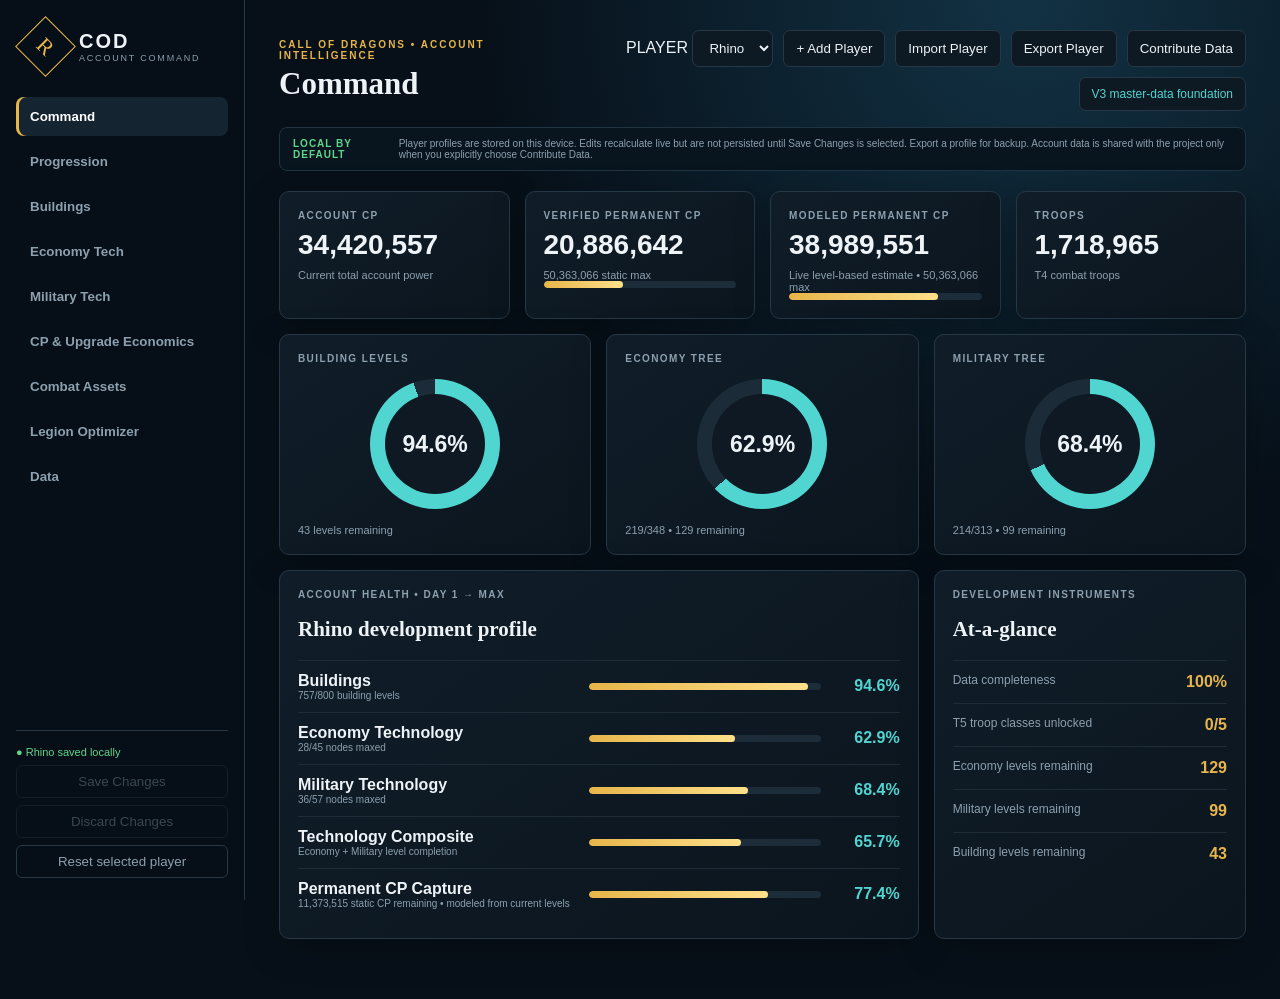
<file: index.html>
<!doctype html><html lang="en"><head><meta charset="utf-8"><meta name="viewport" content="width=device-width,initial-scale=1"><meta http-equiv="refresh" content="0; url=preview/"><title>Rhino | Call of Dragons Account Dashboard</title><script>location.replace('preview/');</script></head><body><p>Loading Call of Dragons Account Intelligence Dashboard…</p></body></html>
</file>
<file: preview/styles.css>
:root{--bg:#071019;--panel:#0d1823;--panel2:#111f2c;--line:#263746;--gold:#e7b54a;--cyan:#50d5d0;--green:#61d68a;--text:#edf3f7;--muted:#8da0af;--red:#ef6b6b;--orange:#d88a45}*{box-sizing:border-box}body{margin:0;background:radial-gradient(circle at 80% 0,#123244 0,#071019 38%);color:var(--text);font-family:Inter,Segoe UI,Arial,sans-serif}.app{display:grid;grid-template-columns:245px 1fr;min-height:100vh}aside{background:#071018dd;border-right:1px solid var(--line);padding:25px 16px;position:sticky;top:0;height:100vh}.brand{display:flex;align-items:center;gap:12px;padding:0 8px 26px}.brand b{font-size:20px;letter-spacing:2px}.brand small{display:block;color:var(--muted);font-size:9px;letter-spacing:1.8px}.crest{display:grid;place-items:center;width:43px;height:43px;border:1px solid var(--gold);transform:rotate(45deg);color:var(--gold);font-family:Georgia;font-size:22px}nav button{width:100%;border:0;background:transparent;color:var(--muted);text-align:left;padding:12px 14px;border-radius:8px;margin:3px 0;font-weight:700;cursor:pointer}nav button.active,nav button:hover{background:#142431;color:#fff;box-shadow:inset 3px 0 var(--gold)}.savebox{position:absolute;bottom:22px;left:16px;right:16px;border-top:1px solid var(--line);padding-top:15px;color:var(--green);font-size:11px}.savebox button{margin-top:7px;width:100%;background:transparent;border:1px solid var(--line);color:var(--muted);padding:8px;border-radius:6px}.savebox #commitBtn:not(:disabled){border-color:#8d7130;color:#f4ce71;background:#1d1a10}.savebox button:disabled{opacity:.38}main{padding:30px 34px 60px;max-width:1600px;width:100%}header{display:flex;justify-content:space-between;align-items:center;margin-bottom:26px}.eyebrow{color:var(--gold);font-size:10px;font-weight:800;letter-spacing:2px;margin:0 0 5px}h1{margin:0;font:700 31px Georgia,serif}h2{font:700 21px Georgia,serif}.header-actions{display:flex;gap:10px;flex-wrap:wrap;justify-content:flex-end}.pill,button,select{border:1px solid var(--line);border-radius:7px;padding:9px 12px;background:#0d1923;color:var(--text)}.pill{color:var(--cyan);font-size:12px}.privacy-banner{display:flex;gap:12px;align-items:center;margin:-10px 0 20px;padding:10px 13px;border:1px solid #203541;border-radius:8px;background:#09151e;color:var(--muted);font-size:10px}.privacy-banner b{color:var(--green);letter-spacing:1px}.grid{display:grid;grid-template-columns:repeat(12,1fr);gap:15px}.card{background:linear-gradient(145deg,#101d28,#0b151e);border:1px solid var(--line);border-radius:10px;padding:18px;box-shadow:0 10px 35px #0004}.span3{grid-column:span 3}.span4{grid-column:span 4}.span8{grid-column:span 8}.span12{grid-column:span 12}.kpi .label,.section-label{color:var(--muted);font-size:10px;font-weight:800;letter-spacing:1.4px;text-transform:uppercase}.kpi .value{font-size:28px;font-weight:800;margin:8px 0}.kpi .sub,.sub{color:var(--muted);font-size:11px}.bar{height:7px;background:#1c2c38;border-radius:10px;overflow:hidden}.bar i{display:block;height:100%;background:linear-gradient(90deg,var(--gold),#ffe08a);border-radius:10px}.ring{--p:50;width:130px;height:130px;border-radius:50%;display:grid;place-items:center;background:conic-gradient(var(--cyan) calc(var(--p)*1%),#1b2b37 0);position:relative;margin:15px auto}.ring:after{content:"";position:absolute;width:100px;height:100px;border-radius:50%;background:#0e1923}.ring strong{z-index:1;font-size:23px}.list-row{display:grid;grid-template-columns:1.4fr 1fr 90px;align-items:center;gap:12px;border-top:1px solid #1e2c37;padding:12px 0}.levels{display:flex;gap:5px}.status{font-size:11px;text-align:right;color:var(--cyan)}.tech-row{display:grid;grid-template-columns:1.5fr 100px 1fr 100px;gap:14px;align-items:center;padding:10px;border-top:1px solid #1e2c37;border-left:3px solid transparent}.tech-row small{color:var(--muted);font-size:11px}.tech-row.tier-gray,.tech-node.tier-gray{border-color:#aeb6bd}.tech-row.tier-green,.tech-node.tier-green{border-color:#56b878}.tech-row.tier-blue,.tech-node.tier-blue{border-color:#4e92d9}.tech-row.tier-purple,.tech-node.tier-purple{border-color:#9b65d6}.tech-row.tier-gold,.tech-node.tier-gold{border-color:#d8aa45}.notice{border-left:3px solid var(--gold);padding:12px;background:#161c1e;color:#cbd6dc;font-size:12px;line-height:1.5}.gauge-row{display:grid;grid-template-columns:minmax(150px,1.2fr) 1fr 65px;gap:14px;align-items:center;padding:11px 0;border-top:1px solid #1e2c37}.gauge-row small{display:block;color:var(--muted);font-size:10px}.gauge-row strong{text-align:right;color:var(--cyan)}.metric{display:flex;justify-content:space-between;padding:12px 0;border-top:1px solid #1e2c37}.metric span{color:var(--muted);font-size:12px}.metric b{color:var(--gold)}.tree-summary{display:flex;align-items:baseline;gap:14px;margin:10px 0 14px}.tree-summary b{font-size:30px;color:var(--cyan)}.tree-summary span{color:var(--muted);font-size:12px}.tree-mini{display:grid;grid-template-columns:repeat(5,minmax(105px,1fr));gap:7px}.tech-node{min-height:56px;text-align:left;padding:8px;border-color:#31404c;background:#101a22}.tech-node b{display:block;font-size:10px}.tech-node span{display:block;margin-top:6px;font-size:11px;color:var(--muted)}.tech-node.done{background:#10241a}.tech-node.advanced{background:#211e12}.tech-node.started{background:#21170f}.tech-node.locked{opacity:.58}pre{white-space:pre-wrap;color:#9fc7d6;font-size:11px}.curve-family{display:grid;grid-template-columns:90px 80px 1.8fr 220px;gap:12px;align-items:center;border-top:1px solid #1e2c37;padding:12px 0}.curve-family>span,.curve-family>small{color:var(--muted);font-size:10px}.curve-bars{height:52px;display:flex;gap:3px;align-items:flex-end;border-bottom:1px solid #334552}.curve-bars i{display:block;flex:1;min-width:4px;background:linear-gradient(180deg,var(--gold),#806225);border-radius:2px 2px 0 0}.curve-table-head,.curve-row{display:grid;grid-template-columns:1.3fr 100px 110px 2fr;gap:14px;align-items:center;padding:9px 0;border-top:1px solid #1e2c37}.curve-table-head{color:var(--muted);font-size:9px;text-transform:uppercase;letter-spacing:1px}.curve-row>b{font-size:11px}.curve-row>span{color:var(--cyan);font-size:10px;text-transform:capitalize}.curve-row>strong{color:var(--gold);font-size:11px}.curve-row>small{color:var(--muted);font-size:9px;line-height:1.4}@media(max-width:1050px){.tree-mini{grid-template-columns:repeat(3,1fr)}.curve-family{grid-template-columns:80px 70px 1fr}.curve-bars{grid-column:1/-1}.curve-table-head{display:none}.curve-row{grid-template-columns:1fr 80px 100px}.curve-row small{grid-column:1/-1}}@media(max-width:900px){.app{grid-template-columns:1fr}aside{height:auto;position:relative}.savebox{position:relative;left:auto;right:auto;bottom:auto}.span3,.span4,.span8{grid-column:span 12}header{align-items:flex-start;gap:15px;flex-direction:column}.tree-mini{grid-template-columns:repeat(2,1fr)}.gauge-row{grid-template-columns:1fr 1fr 55px}.curve-family{grid-template-columns:1fr 1fr}.curve-family small,.curve-bars{grid-column:1/-1}.curve-row{grid-template-columns:1fr 70px}.curve-row strong{justify-self:end}}
/* V3 executive building presentation */
.building-group-card{padding:0;overflow:hidden}.building-group-head{display:flex;justify-content:space-between;align-items:flex-end;gap:20px;padding:18px}.building-group-head h2{margin:4px 0}.building-group-head .mini{color:var(--muted);font-size:11px}.group-score{min-width:220px;text-align:right}.group-score strong{display:block;color:var(--cyan);font-size:22px}.group-score span{display:block;color:var(--muted);font-size:10px;margin:3px 0 7px}.building-table-head,.building-row-exec{display:grid;grid-template-columns:minmax(180px,1.35fr) 110px minmax(210px,1.25fr) minmax(190px,1fr) 95px;gap:14px;align-items:center}.building-table-head{padding:8px 18px;background:#09141d;color:var(--muted);font-size:9px;letter-spacing:1px}.building-row-exec{padding:11px 18px;border-top:1px solid #1e2c37}.building-name small,.building-cp small{display:block;color:var(--muted);font-size:9px;margin-top:3px}.building-levels select{min-width:72px}.building-progress-line{display:flex;justify-content:space-between;color:var(--muted);font-size:9px;margin-bottom:5px}.building-progress-line b{color:var(--cyan)}.building-cp b{font-size:11px;color:var(--gold)}.building-state{text-align:right;color:var(--cyan);font-size:9px;font-weight:800}.building-state.is-max{color:var(--green)}.building-parent{background:#0e1d28}.building-child{padding-left:34px;background:#09151e}.building-child .building-name b:before{content:"↳ ";color:var(--muted)}.opportunity-strip{display:grid;grid-template-columns:repeat(5,1fr);gap:8px}.opportunity-strip>div{padding:10px;border:1px solid var(--line);border-radius:7px}.opportunity-strip span{color:var(--muted);font-size:9px}.opportunity-strip b,.opportunity-strip strong{display:block;margin-top:4px}.opportunity-strip strong{color:var(--gold);font-size:11px}
/* Technology color / rarity families */
.tech-tier-card{margin-top:14px;border:1px solid var(--line);border-radius:8px;overflow:hidden}.tech-tier-head{display:flex;justify-content:space-between;align-items:center;padding:10px 12px;background:#09151e}.tech-tier-head>div{display:flex;align-items:center;gap:8px}.tech-tier-head small,.tech-tier-head strong{color:var(--muted);font-size:9px}.tier-swatch{width:10px;height:28px;border-radius:3px;background:#56616a}.tier-swatch.tier-gray{background:#aeb6bd}.tier-swatch.tier-green{background:#56b878}.tier-swatch.tier-blue{background:#4e92d9}.tier-swatch.tier-purple{background:#9b65d6}.tier-swatch.tier-gold{background:#d8aa45}.tier-empty{padding:12px;color:var(--muted);font-size:10px;font-style:italic}.tech-row.tier-unmapped{border-left-color:#56616a}
@media(max-width:1100px){.building-table-head{display:none}.building-row-exec{grid-template-columns:1.2fr 90px 1fr}.building-cp{grid-column:1/3}.building-state{grid-column:3}.opportunity-strip{grid-template-columns:repeat(2,1fr)}}
/* In-game technology icon-background family panels: gray → green → blue → purple → yellow */
.tech-tier-card.tier-card-gray{background:linear-gradient(135deg,rgba(174,182,189,.18),rgba(174,182,189,.045));border-color:rgba(174,182,189,.55)}
.tech-tier-card.tier-card-green{background:linear-gradient(135deg,rgba(86,184,120,.20),rgba(86,184,120,.045));border-color:rgba(86,184,120,.60)}
.tech-tier-card.tier-card-blue{background:linear-gradient(135deg,rgba(78,146,217,.20),rgba(78,146,217,.045));border-color:rgba(78,146,217,.60)}
.tech-tier-card.tier-card-purple{background:linear-gradient(135deg,rgba(155,101,214,.22),rgba(155,101,214,.05));border-color:rgba(155,101,214,.62)}
.tech-tier-card.tier-card-gold{background:linear-gradient(135deg,rgba(231,181,74,.24),rgba(231,181,74,.055));border-color:rgba(231,181,74,.68)}
.tech-tier-card.tier-card-unmapped{background:linear-gradient(135deg,rgba(86,97,106,.12),rgba(86,97,106,.03));border-style:dashed}
.tech-tier-card .tech-tier-head{background:rgba(5,12,18,.42)}
.tech-tier-card .tech-row{background:rgba(5,12,18,.18)}

/* Combat Assets hero portrait intelligence tiles */
.hero-tile{padding:0;overflow:hidden;display:grid;grid-template-columns:118px 1fr;min-height:178px}
.hero-tile:not(.has-portrait){display:block;padding:12px}
.hero-portrait{position:relative;min-height:178px;background:radial-gradient(circle at 50% 35%,#23445a,#09131c 70%);overflow:hidden;border-right:1px solid var(--line)}
.hero-portrait img{width:100%;height:100%;min-height:178px;object-fit:cover;object-position:center top;display:block}
.portrait-source{position:absolute;left:6px;bottom:6px;padding:3px 5px;border-radius:4px;background:#061019cc;color:#a8b7c2;font-size:7px;letter-spacing:.4px}
.hero-tile-body{padding:12px;min-width:0}
.hero-grade-row{display:grid;grid-template-columns:70px 1fr 78px;gap:8px;align-items:stretch;margin:9px 0}
.hero-grade,.hero-readiness,.hero-grade-detail{border:1px solid #2b3d4b;border-radius:7px;background:#09151e;padding:7px}
.hero-grade small,.hero-readiness small{display:block;color:var(--muted);font-size:7px;letter-spacing:.7px}
.hero-grade strong{display:block;color:var(--gold);font-size:26px;line-height:1;margin-top:4px}
.hero-readiness strong{display:block;color:var(--cyan);font-size:18px;margin-top:6px}
.hero-grade-detail{display:flex;flex-direction:column;justify-content:center;gap:5px;color:var(--muted);font-size:8px}
.hero-grade-detail b{color:var(--text);font-size:10px}
@media(max-width:700px){.hero-tile{grid-template-columns:95px 1fr}.hero-grade-row{grid-template-columns:62px 1fr}.hero-readiness{grid-column:1/-1}.hero-portrait{min-height:160px}.hero-portrait img{min-height:160px}}

/* Combat Assets V4 — original command-card composition */
.combat-columns>section:first-child{display:grid;grid-template-columns:repeat(auto-fit,minmax(255px,1fr));gap:12px;align-content:start}
.combat-columns>section:first-child>h3{grid-column:1/-1}
.hero-command-card{display:flex!important;flex-direction:column;padding:0!important;min-height:410px;overflow:hidden;border:1px solid #2a3d4b;background:linear-gradient(160deg,#10202c,#09131c 72%)}
.hero-command-card .hero-art{position:relative;height:225px;overflow:hidden;background:radial-gradient(circle at 50% 30%,#294a5c,#08121a 70%);border:0}
.hero-command-card .hero-art img{width:100%;height:100%;min-height:0;object-fit:cover;object-position:center 18%;display:block;transform:scale(1.03)}
.hero-art-shade{position:absolute;inset:0;background:linear-gradient(180deg,transparent 45%,rgba(6,14,21,.18) 62%,#0b1721 100%)}
.hero-nameplate{position:absolute;left:14px;right:14px;bottom:10px;text-shadow:0 2px 8px #000}
.hero-nameplate span{font-size:8px;letter-spacing:1.4px;text-transform:uppercase;color:#f2c75f}
.hero-nameplate h3{margin:2px 0 0!important;font:700 25px Georgia,serif;color:#fff}
.hero-command-body{padding:12px 14px 14px}
.hero-role-chips{display:flex;flex-wrap:wrap;gap:5px;margin-bottom:10px}
.hero-role-chips span{padding:4px 7px;border:1px solid #29404f;border-radius:999px;background:#0a1821;color:#9fc7d6;font-size:8px;text-transform:uppercase;letter-spacing:.6px}
.hero-command-metrics{display:grid;grid-template-columns:1.1fr 1fr 1fr;gap:6px}
.hero-command-metrics>div{padding:8px;border:1px solid #213542;border-radius:6px;background:#08141d}
.hero-command-metrics small,.hero-meta-axis small{display:block;color:#7893a5;font-size:7px;letter-spacing:.8px}
.hero-command-metrics b{display:block;margin-top:3px;font-size:10px;color:#edf3f7}
.hero-intel-strip{display:grid;grid-template-columns:54px 84px 1fr;gap:7px;align-items:stretch;margin-top:8px}
.hero-meta-badge{display:grid;place-items:center;border:1px solid #66562d;border-radius:7px;background:linear-gradient(145deg,#1a1a12,#0b151b);padding:6px}
.hero-meta-badge small{font-size:7px;color:#b7a56d}.hero-meta-badge strong{font-size:24px;line-height:1;color:#e7b54a}
.hero-meta-axis{display:grid;grid-template-columns:1fr 1fr;gap:4px}
.hero-meta-axis span{display:grid;place-items:center;padding:5px;border:1px solid #213542;border-radius:6px;background:#08141d;text-align:center}
.hero-meta-axis b{font-size:11px;color:#edf3f7}
.hero-ready-meter{padding:7px 8px;border:1px solid #213542;border-radius:6px;background:#08141d}
.hero-ready-meter>div:first-child{display:flex;justify-content:space-between;align-items:center;gap:8px;margin-bottom:8px;color:#7893a5;font-size:7px;letter-spacing:.5px}
.hero-ready-meter b{color:#50d5d0;font-size:12px}
.hero-command-card .asset-note{margin-top:9px;padding-top:8px;border-top:1px solid #1d303c;color:#9db0bc;font-size:9px}
@media(max-width:1200px){.combat-columns>section:first-child{grid-template-columns:repeat(auto-fit,minmax(230px,1fr))}}

/* Combat Assets V5 — compact canonical shield-icon cards */
.combat-columns>section:first-child{grid-template-columns:repeat(auto-fit,minmax(285px,1fr))}
.hero-compact-card{padding:12px!important;min-height:0!important;background:linear-gradient(155deg,#10202c,#09131c 76%);border:1px solid #2a3d4b}
.hero-compact-head{display:grid;grid-template-columns:78px minmax(0,1fr) 66px;gap:10px;align-items:center}
.hero-icon-wrap{width:78px;height:78px;display:grid;place-items:center;background:radial-gradient(circle,#183344 0,#09141d 72%);border-radius:10px;overflow:hidden}
.hero-icon-wrap img{width:74px;height:74px;object-fit:contain;display:block}
.hero-identity{min-width:0}.hero-kicker{font-size:8px;letter-spacing:1px;color:#e7b54a;text-transform:uppercase}.hero-identity h3{margin:2px 0 7px!important;font:700 20px Georgia,serif;color:#fff}
.hero-compact-card .hero-role-chips{margin:0}.hero-compact-card .hero-role-chips span{font-size:7px;padding:3px 5px}
.hero-dev-score{text-align:right;border-left:1px solid #213542;padding-left:8px}.hero-dev-score small{display:block;color:#7893a5;font-size:6px;line-height:1.25;letter-spacing:.6px}.hero-dev-score b{display:block;color:#50d5d0;font-size:20px;margin-top:5px}
.hero-compact-card .hero-command-metrics{margin-top:10px}.hero-dev-bar{height:4px;margin-top:8px;background:#142530;border-radius:999px;overflow:hidden}.hero-dev-bar i{display:block;height:100%;background:#50d5d0;border-radius:inherit}
.hero-compact-card .asset-note{margin-top:8px;padding-top:7px;border-top:1px solid #1d303c}
@media(max-width:700px){.hero-compact-head{grid-template-columns:68px minmax(0,1fr) 58px}.hero-icon-wrap{width:68px;height:68px}.hero-icon-wrap img{width:64px;height:64px}}

/* Legion Intelligence */
.scenario-strip{display:grid;grid-template-columns:repeat(4,1fr);gap:10px;margin-top:16px}.scenario-strip>div{border:1px solid var(--line);border-radius:10px;padding:12px;background:rgba(255,255,255,.025)}.scenario-strip b,.scenario-strip small{display:block}.scenario-strip small{opacity:.65;margin-top:4px}.intel-legion{display:flex;gap:14px;padding:16px 0;border-bottom:1px solid var(--line)}.intel-legion>img{width:64px;height:64px;object-fit:contain;flex:0 0 64px}.intel-main{min-width:0;flex:1}.intel-main h3{margin:2px 0 8px}.intel-main h3 small{font-weight:500;opacity:.65}.intel-meter{height:6px;background:rgba(255,255,255,.08);border-radius:99px;overflow:hidden}.intel-meter i{display:block;height:100%;background:var(--gold)}.intel-main p{margin:8px 0;font-size:13px}.intel-links{display:grid;gap:6px;font-size:12px}.intel-badge{display:inline-block;font-size:9px;font-weight:800;padding:2px 5px;border-radius:4px;margin-left:2px}.intel-badge.owned{background:rgba(62,201,142,.16);color:var(--green)}.intel-badge.missing{background:rgba(255,190,70,.12);color:var(--gold)}.intel-check{padding:9px 0;border-bottom:1px solid var(--line);font-size:13px}@media(max-width:900px){.scenario-strip{grid-template-columns:1fr 1fr}}
</file>
<file: preview/economics-enhancements.css>
.curve-legend{display:flex;gap:22px;flex-wrap:wrap;padding:12px 0 4px;color:var(--muted);font-size:10px}.curve-legend i{display:inline-block;width:10px;height:10px;background:var(--gold);margin-right:5px}.curve-family-rich{grid-template-columns:180px minmax(260px,1.3fr) 150px minmax(440px,2fr);padding:18px 0}.family-id,.family-members,.family-stat{display:flex;flex-direction:column;gap:4px}.family-id b{color:var(--gold)}.family-id span,.family-members small,.family-stat span,.family-stat small{color:var(--muted);font-size:9px;line-height:1.35}.family-members strong,.family-stat b{font-size:11px}.curve-bars-rich{height:84px;gap:5px;padding-bottom:19px;overflow:visible}.curve-bar-wrap{position:relative;flex:1;height:64px;display:flex;align-items:flex-end;justify-content:center;cursor:help}.curve-bar-wrap i{width:100%;max-width:18px;background:linear-gradient(180deg,var(--gold),#806225);border-radius:2px 2px 0 0}.curve-bar-wrap em{position:absolute;bottom:-16px;font-style:normal;font-size:8px;color:#718796}.curve-bar-wrap span{position:absolute;top:-13px;font-size:7px;color:#b7c4cc;white-space:nowrap;opacity:.85}.curve-bar-wrap:hover i{filter:brightness(1.35)}.curve-bar-wrap:hover span{color:#fff;opacity:1}@media(max-width:1200px){.curve-family-rich{grid-template-columns:160px 1fr 130px}.curve-bars-rich{grid-column:1/-1}}@media(max-width:700px){.curve-family-rich{grid-template-columns:1fr}.family-stat,.curve-bars-rich{grid-column:1}.curve-bar-wrap span{font-size:6px}}
</file>
